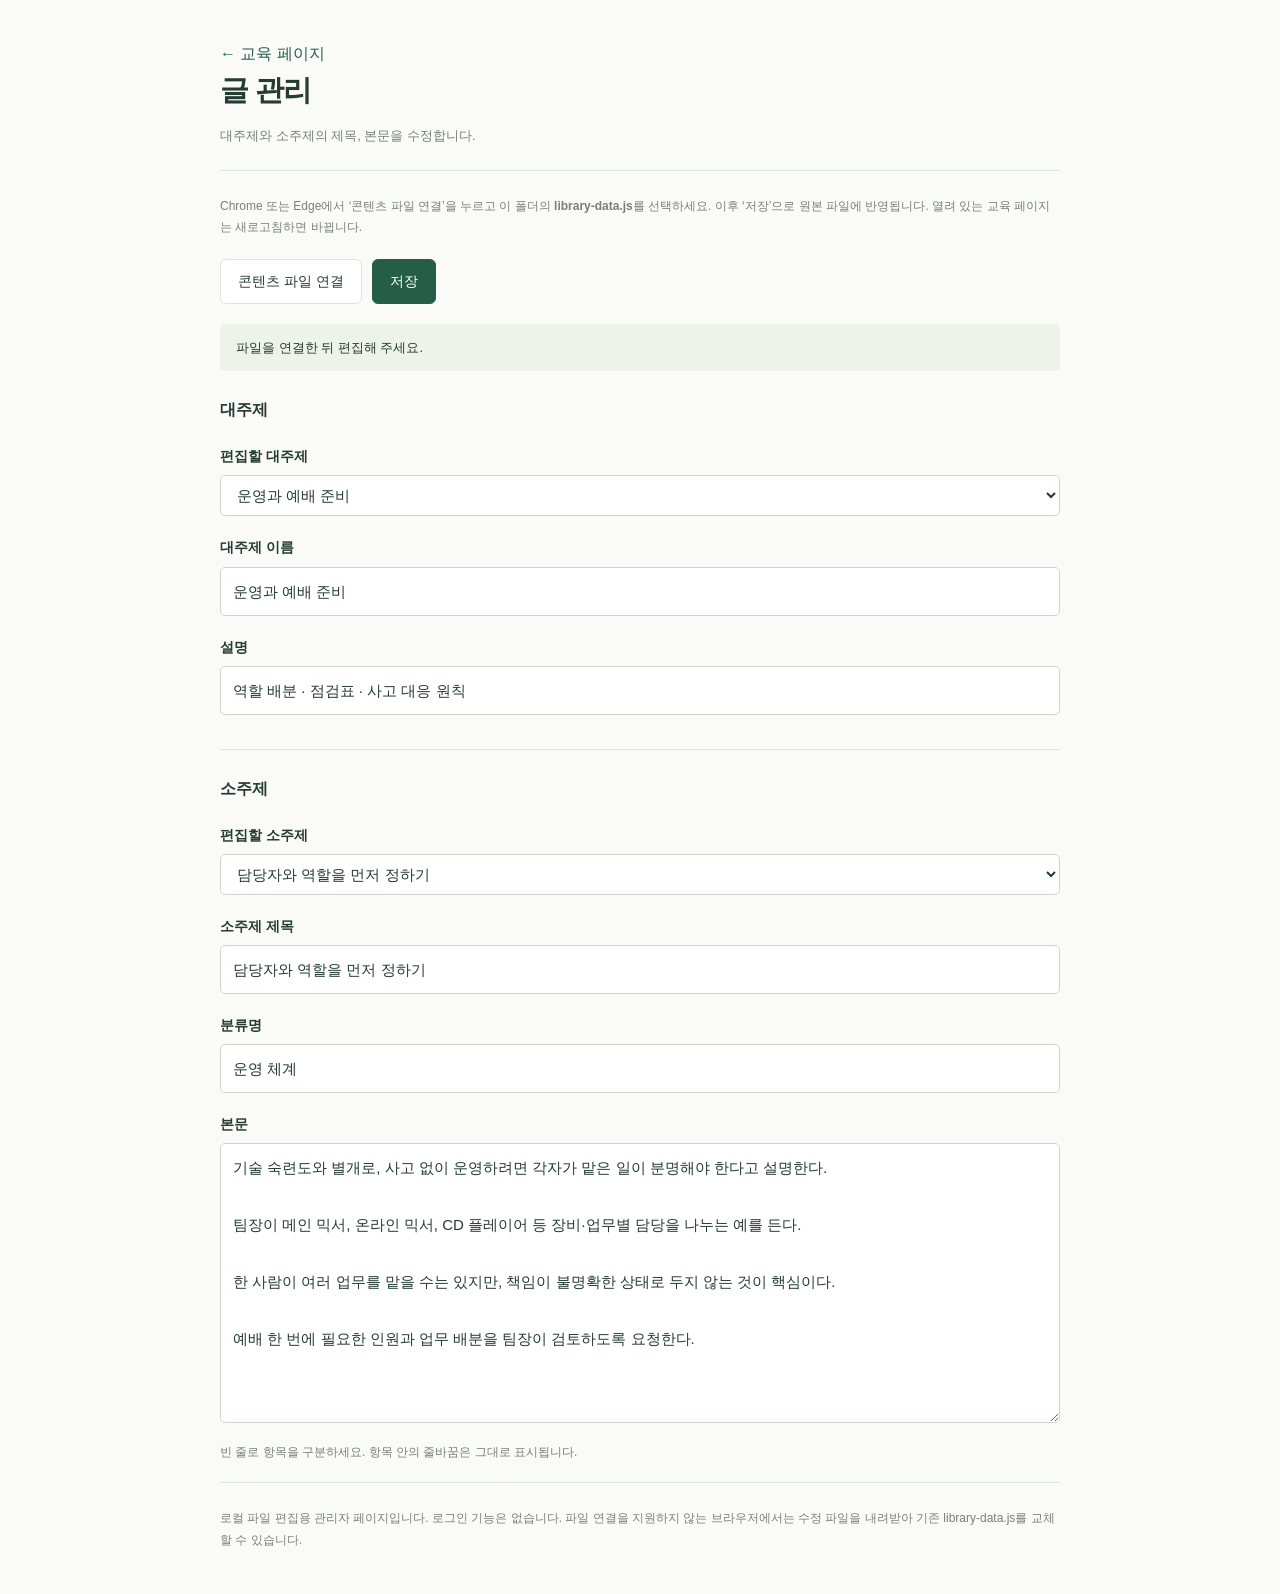
<file: admin.html>
<!doctype html><html lang="ko"><head><meta charset="utf-8"><meta name="viewport" content="width=device-width,initial-scale=1"><title>글 관리 · 음향팀 교육</title><link rel="stylesheet" href="styles.css"><script defer src="library-data.js"></script><script defer src="admin.js"></script></head><body><main class="admin-page"><header><a href="index.html">← 교육 페이지</a><h1>글 관리</h1><p class="muted">대주제와 소주제의 제목, 본문을 수정합니다.</p></header><p class="hint">Chrome 또는 Edge에서 ‘콘텐츠 파일 연결’을 누르고 이 폴더의 <strong>library-data.js</strong>를 선택하세요. 이후 ‘저장’으로 원본 파일에 반영됩니다. 열려 있는 교육 페이지는 새로고침하면 바뀝니다.</p><div class="toolbar"><button id="connect" class="secondary">콘텐츠 파일 연결</button><button id="save" class="primary">저장</button><button id="download-data" class="secondary" hidden>수정 파일 내려받기</button></div><p id="status" class="admin-status" role="status">파일을 연결한 뒤 편집해 주세요.</p><form id="editor"><section class="form-section"><h2>대주제</h2><label class="field">편집할 대주제<select id="group-select"></select></label><label class="field">대주제 이름<input id="group-title" required></label><label class="field">설명<input id="group-description"></label></section><section class="form-section"><h2>소주제</h2><label class="field">편집할 소주제<select id="clip-select"></select></label><label class="field">소주제 제목<input id="clip-title" required></label><label class="field">분류명<input id="category"></label><label class="field">본문<textarea id="body" required></textarea></label><p class="hint">빈 줄로 항목을 구분하세요. 항목 안의 줄바꿈은 그대로 표시됩니다.</p></section></form><p class="hint">로컬 파일 편집용 관리자 페이지입니다. 로그인 기능은 없습니다. 파일 연결을 지원하지 않는 브라우저에서는 수정 파일을 내려받아 기존 library-data.js를 교체할 수 있습니다.</p></main></body></html>
</file>
<file: styles.css>
*{box-sizing:border-box} :root{--ink:#253b34;--green:#245e49;--line:#dee5dd;--muted:#758077}body{margin:0;font:16px/1.8 "Malgun Gothic",Arial,sans-serif;color:var(--ink);background:#fafbf8}button,input,textarea,select{font:inherit;color:inherit}button,a{touch-action:manipulation}button{cursor:pointer}a{color:var(--green);text-decoration:none}button:disabled{opacity:.4;cursor:default}:focus-visible{outline:3px solid #85aa76;outline-offset:3px}[hidden]{display:none!important}.skip{position:fixed;top:-70px}.skip:focus{top:5px;background:white;z-index:30}.sidebar{position:fixed;width:285px;inset:0 auto 0 0;padding:30px 20px;overflow:auto;background:#f0f3ed;border-right:1px solid var(--line)}.brand{font-size:21px;font-weight:700}.muted{color:var(--muted);font-size:13px}.sidebar>.muted{margin:8px 0 25px}.search-label{font-size:12px;color:var(--muted)}input[type=search]{width:100%;padding:9px 11px;border:1px solid var(--line);border-radius:6px;background:white;margin:5px 0 22px;font-size:13px}details{margin:4px 0}summary{cursor:pointer;list-style:none;font-size:14px;font-weight:700;padding:10px 8px;border-radius:6px;display:flex;gap:9px;align-items:center}summary::-webkit-details-marker{display:none}summary:before{content:'›';font-size:20px;line-height:1;width:12px}details[open]>summary:before{content:'⌄'}summary:hover{background:#e3eadd}.count{font-size:11px;color:var(--muted);margin-left:auto}.children{border-left:1px solid #cdd8c9;margin:3px 0 14px 14px;padding-left:10px}.children a{display:flex;gap:9px;padding:8px 9px;font-size:13px;line-height:1.6;border-radius:5px;color:#526258;margin:3px 0}.children a span{font-size:11px;opacity:.6;padding-top:2px}.children a[aria-current=page]{background:#dce9d6;color:#1b4c35;font-weight:700}.children a:hover{background:#e6ede1}.admin-link{display:block;border-top:1px solid var(--line);margin-top:30px;padding:20px 8px;font-size:12px;color:var(--muted)}main{margin-left:285px;padding:52px 52px 24px}article{max-width:760px;margin:0 auto}.eyebrow{font-size:13px;color:var(--green);margin:0 0 13px}h1{font-size:29px;line-height:1.5;letter-spacing:-1px;margin:0 0 12px}header{padding-bottom:22px;border-bottom:1px solid var(--line)}header .muted{margin:0}.reading{padding:22px 0 30px}.reading ul{margin:0;padding-left:23px}.reading li{padding-left:4px;margin:14px 0;line-height:2;white-space:pre-wrap;overflow-wrap:anywhere}.video-section{border-top:1px solid var(--line);padding-top:20px}h2{font-size:16px;margin:0 0 14px}video{display:block;width:100%;max-width:520px;height:auto;max-height:292px;background:#162019;border-radius:7px;object-fit:contain}.auto{display:flex;align-items:center;gap:8px;font-size:13px;margin-top:15px}input[type=checkbox]{accent-color:var(--green);width:16px;height:16px}.hint{color:var(--muted);font-size:12px;margin:3px 0}.page-nav{display:flex;justify-content:space-between;gap:25px;border-top:1px solid var(--line);margin-top:32px;padding-top:20px}.page-nav button{border:0;background:none;font-size:13px;text-align:left;padding:5px 0;max-width:48%}.page-nav button:last-child{text-align:right}footer{max-width:760px;margin:45px auto 0;color:var(--muted);font-size:11px}#play-status,#error{font-size:13px;color:var(--green)}.admin-page{margin:0 auto;max-width:900px;padding:40px 30px}.admin-page header{margin-bottom:25px}.admin-page .toolbar{display:flex;gap:10px;flex-wrap:wrap;margin:20px 0}.primary, .secondary{border:1px solid var(--line);border-radius:6px;padding:9px 17px;background:white;font-size:14px}.primary{background:var(--green);color:white;border-color:var(--green)}.field{display:block;margin:19px 0;font-size:14px;font-weight:700}.field input,.field textarea,.field select{display:block;width:100%;padding:10px 12px;border:1px solid #ccd7c7;border-radius:5px;background:white;margin-top:6px;font-size:15px;font-weight:400}.field textarea{min-height:280px;line-height:1.9;resize:vertical}.admin-status{padding:12px 16px;background:#edf3e8;border-radius:5px;font-size:13px;white-space:pre-wrap}.form-section{margin:25px 0;padding-bottom:15px;border-bottom:1px solid var(--line)}@media(max-width:800px){.sidebar{width:235px;padding:24px 13px}main{margin-left:235px;padding:32px 26px}h1{font-size:24px}body{font-size:15px}summary{font-size:13px}}@media(max-width:600px){.sidebar{position:static;width:100%;max-height:310px;border-bottom:1px solid var(--line);padding:20px}.sidebar>.muted{margin-bottom:10px}input[type=search]{margin-bottom:10px}.admin-link{margin-top:12px;padding:8px}main{margin:0;padding:30px 22px}h1{font-size:24px}.reading{padding:13px 0 22px}.page-nav{gap:18px}.admin-page{padding:25px 20px}video{max-height:250px}}
</file>
